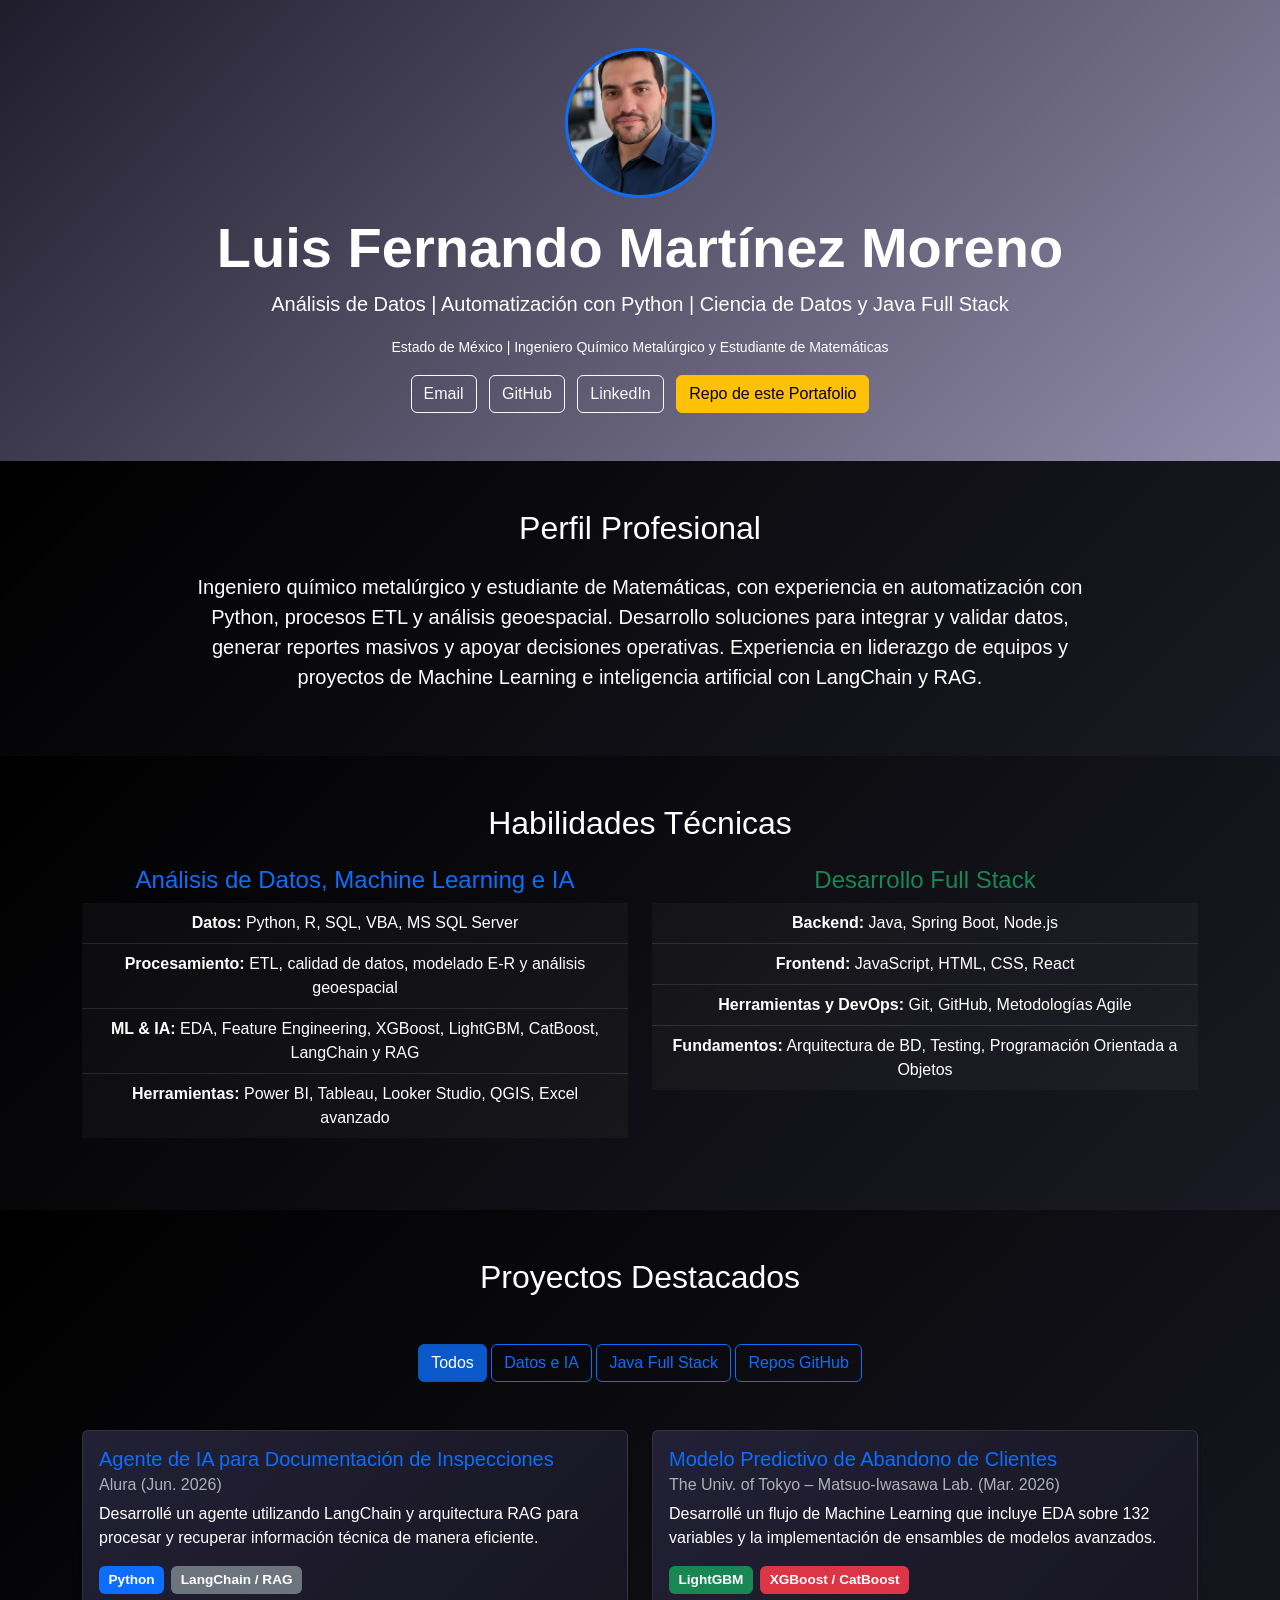
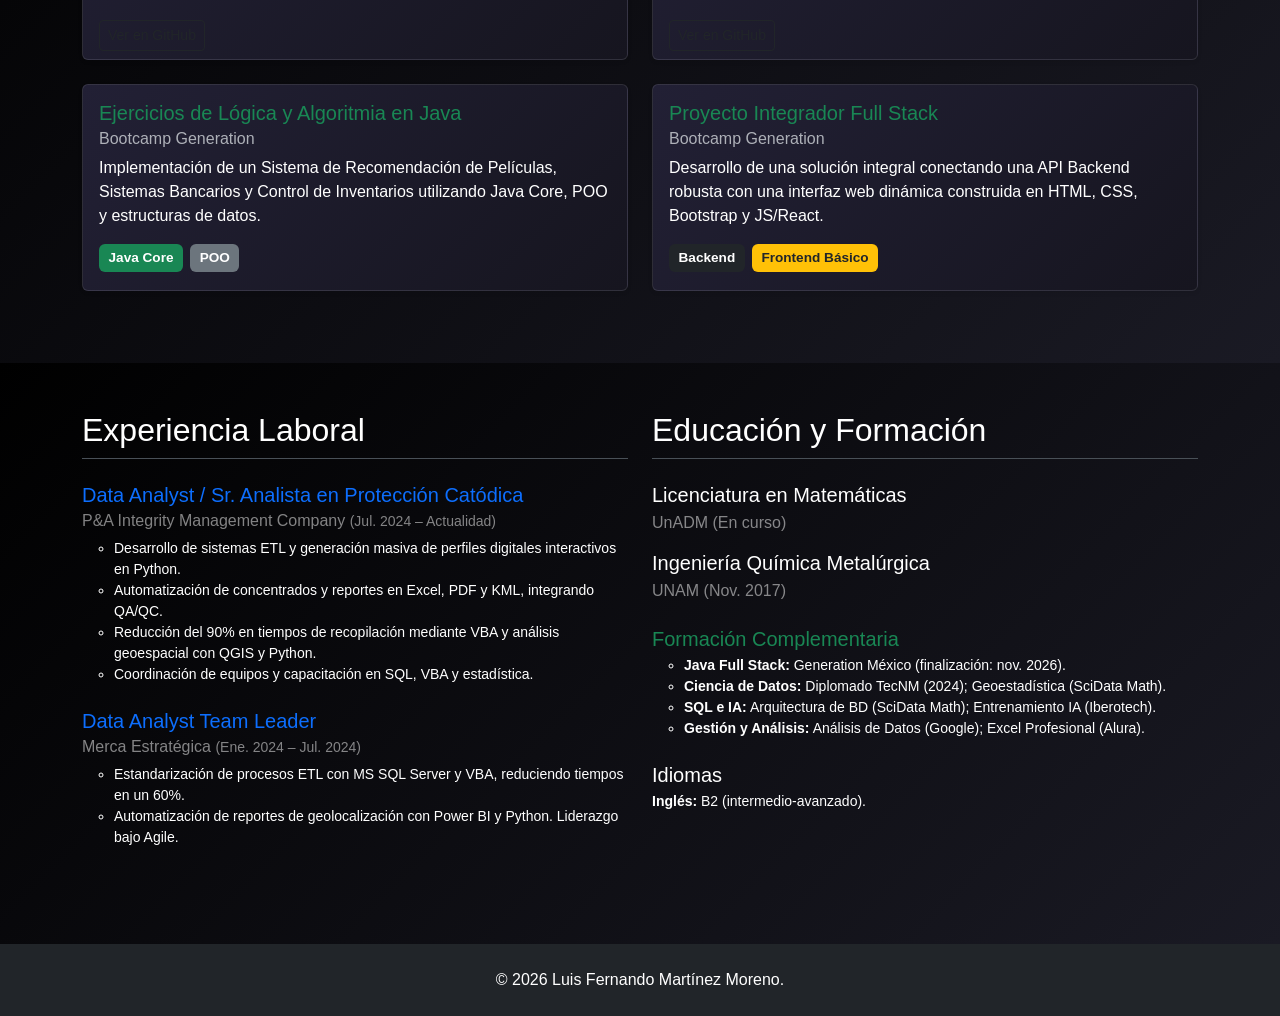
<file: index.html>
<!DOCTYPE html>
<html lang="es" data-bs-theme="dark">

<head>
    <meta charset="UTF-8">
    <meta name="viewport" content="width=device-width, initial-scale=1.0">
    <title>Luis Fernando Martínez Moreno | Portafolio</title>
    <!-- Bootstrap 5 CSS -->
    <link href="https://cdn.jsdelivr.net/npm/bootstrap@5.3.2/dist/css/bootstrap.min.css" rel="stylesheet">
    <link rel="stylesheet" href="css/style.css">
</head>

<body class="bg-body-tertiary">

    <!-- Header / Hero Section -->
    <header class="bg-dark text-white text-center py-5">
        <div class="container">
            <img src="assets/yo.jpg" alt="Luis Fernando Martínez"
                class="rounded-circle mb-3 border border-3 border-primary" width="150" height="150">
            <h1 class="display-4 fw-bold">Luis Fernando Martínez Moreno</h1>
            <p class="lead">Análisis de Datos | Automatización con Python | Ciencia de Datos y Java Full Stack</p>
            <p><small>Estado de México | Ingeniero Químico Metalúrgico y Estudiante de Matemáticas</small></p>
            <div>
                <a href="mailto:mmlf93iqm@gmail.com" class="btn btn-outline-light me-2">Email</a>
                <a href="https://github.com/FerIqm1993" target="_blank" class="btn btn-outline-light me-2">GitHub</a>
                <a href="https://linkedin.com/in/fernando-martinez-ds" target="_blank"
                    class="btn btn-outline-light me-2">LinkedIn</a>
                <a href="https://github.com/FerIqm1993/Proyecto-Portafolio-Personal" target="_blank" class="btn btn-warning">Repo de este Portafolio</a>
            </div>
        </div>
    </header>

    <!-- Contenedor dinámico para las secciones -->
    <!-- Sobre Mí -->
    <section id="seccionSobreMi" class="py-5">
        <div class="container">
            <h2 class="mb-4 text-center">Perfil Profesional</h2>
            <div class="row justify-content-center">
                <div class="col-md-10 text-center">
                    <p class="fs-5">
                        Ingeniero químico metalúrgico y estudiante de Matemáticas, con experiencia en automatización con
                        Python, procesos ETL y análisis geoespacial. Desarrollo soluciones para integrar y validar
                        datos, generar reportes masivos y apoyar decisiones operativas. Experiencia en liderazgo de
                        equipos y proyectos de Machine Learning e inteligencia artificial con LangChain y RAG.
                    </p>
                </div>
            </div>
        </div>
    </section>

    <!-- Tecnologías -->
    <section id="seccionTecnologias" class="py-5 bg-body">
        <div class="container">
            <h2 class="mb-4 text-center">Habilidades Técnicas</h2>
            <div class="row text-center">
                <!-- Área de Datos e IA -->
                <div class="col-md-6 mb-4">
                    <h3 class="h4 text-primary">Análisis de Datos, Machine Learning e IA</h3>
                    <ul class="list-group list-group-flush">
                        <li class="list-group-item"><strong>Datos:</strong> Python, R, SQL, VBA, MS SQL Server</li>
                        <li class="list-group-item"><strong>Procesamiento:</strong> ETL, calidad de datos, modelado E-R
                            y análisis geoespacial</li>
                        <li class="list-group-item"><strong>ML &amp; IA:</strong> EDA, Feature Engineering, XGBoost,
                            LightGBM, CatBoost, LangChain y RAG</li>
                        <li class="list-group-item"><strong>Herramientas:</strong> Power BI, Tableau, Looker Studio,
                            QGIS, Excel avanzado</li>
                    </ul>
                </div>
                <!-- Área Full Stack Java -->
                <div class="col-md-6 mb-4">
                    <h3 class="h4 text-success">Desarrollo Full Stack</h3>
                    <ul class="list-group list-group-flush">
                        <li class="list-group-item"><strong>Backend:</strong> Java, Spring Boot, Node.js</li>
                        <li class="list-group-item"><strong>Frontend:</strong> JavaScript, HTML, CSS, React</li>
                        <li class="list-group-item"><strong>Herramientas y DevOps:</strong> Git, GitHub, Metodologías
                            Agile</li>
                        <li class="list-group-item"><strong>Fundamentos:</strong> Arquitectura de BD, Testing,
                            Programación Orientada a Objetos</li>
                    </ul>
                </div>
            </div>
        </div>
    </section>

    <!-- Contenedor para cargar la plantilla de proyectos dinámicamente -->
    <div id="seccionProyectosWrapper"></div>

    <!-- Experiencia y Educación -->
    <section id="seccionExperiencia" class="py-5 bg-body">
        <div class="container">
            <div class="row">
                <!-- Experiencia Laboral -->
                <div class="col-md-6 mb-4">
                    <h2 class="mb-4 border-bottom pb-2">Experiencia Laboral</h2>
                    <ul class="list-unstyled">
                        <li class="mb-4">
                            <h5 class="mb-1 text-primary">Data Analyst / Sr. Analista en Protección Catódica</h5>
                            <h6 class="text-white-50">P&amp;A Integrity Management Company <small>(Jul. 2024 –
                                    Actualidad)</small></h6>
                            <ul class="small">
                                <li>Desarrollo de sistemas ETL y generación masiva de perfiles digitales interactivos en
                                    Python.</li>
                                <li>Automatización de concentrados y reportes en Excel, PDF y KML, integrando QA/QC.
                                </li>
                                <li>Reducción del 90% en tiempos de recopilación mediante VBA y análisis geoespacial con
                                    QGIS y Python.</li>
                                <li>Coordinación de equipos y capacitación en SQL, VBA y estadística.</li>
                            </ul>
                        </li>
                        <li class="mb-4">
                            <h5 class="mb-1 text-primary">Data Analyst Team Leader</h5>
                            <h6 class="text-white-50">Merca Estratégica <small>(Ene. 2024 – Jul. 2024)</small></h6>
                            <ul class="small">
                                <li>Estandarización de procesos ETL con MS SQL Server y VBA, reduciendo tiempos en un
                                    60%.</li>
                                <li>Automatización de reportes de geolocalización con Power BI y Python. Liderazgo bajo
                                    Agile.</li>
                            </ul>
                        </li>
                    </ul>
                </div>

                <!-- Formación -->
                <div class="col-md-6 mb-4">
                    <h2 class="mb-4 border-bottom pb-2">Educación y Formación</h2>
                    <ul class="list-unstyled">
                        <li class="mb-3">
                            <h5 class="mb-1">Licenciatura en Matemáticas</h5>
                            <p class="mb-0 text-white-50">UnADM (En curso)</p>
                        </li>
                        <li class="mb-3">
                            <h5 class="mb-1">Ingeniería Química Metalúrgica</h5>
                            <p class="mb-0 text-white-50">UNAM (Nov. 2017)</p>
                        </li>
                        <li class="mb-3">
                            <h5 class="mb-1 mt-4 text-success">Formación Complementaria</h5>
                            <ul class="small">
                                <li><strong>Java Full Stack:</strong> Generation México (finalización: nov. 2026).</li>
                                <li><strong>Ciencia de Datos:</strong> Diplomado TecNM (2024); Geoestadística (SciData
                                    Math).</li>
                                <li><strong>SQL e IA:</strong> Arquitectura de BD (SciData Math); Entrenamiento IA
                                    (Iberotech).</li>
                                <li><strong>Gestión y Análisis:</strong> Análisis de Datos (Google); Excel Profesional
                                    (Alura).</li>
                            </ul>
                        </li>
                        <li class="mb-3">
                            <h5 class="mb-1 mt-4">Idiomas</h5>
                            <p class="small mb-0"><strong>Inglés:</strong> B2 (intermedio-avanzado).</p>
                        </li>
                    </ul>
                </div>
            </div>
        </div>
    </section>



    <!-- Footer -->
    <footer class="bg-dark text-white text-center py-4">
        <div class="container">
            <p class="mb-0">&copy; <span id="anioActual"></span> Luis Fernando Martínez Moreno.</p>
        </div>
    </footer>

    <!-- Bootstrap JS Bundle -->
    <script src="https://cdn.jsdelivr.net/npm/bootstrap@5.3.2/dist/js/bootstrap.bundle.min.js"></script>
    <!-- Custom JS -->
    <script src="js/main.js"></script>
    <script src="js/proyectos.js"></script>
    <script>
        document.getElementById("anioActual").textContent = new Date().getFullYear();
    </script>
</body>

</html>
</file>
<file: css/style.css>
body {
    font-family: 'Segoe UI', Tahoma, Geneva, Verdana, sans-serif;
    color: #333;
}

header {
    background: linear-gradient(135deg, #1f1c2c 0%, #928dab 100%);
}

header img {
    object-fit: cover;
}

/* Estilos y efectos para cards en modo oscuro */
.card {
    background: linear-gradient(135deg, #222035 0%, #16151f 100%) !important;
    color: #ffffff;
    border: 1px solid rgba(255, 255, 255, 0.1) !important;
    transition: transform 0.3s ease, box-shadow 0.3s ease;
}

.card:hover {
    transform: translateY(-5px);
    box-shadow: 0 .5rem 1rem rgba(0, 0, 0, 0.5) !important;
}

/* Estilos extra para tecnologías */
.badge {
    font-size: 0.85em;
    padding: 0.5em 0.7em;
    margin-right: 0.2em;
    margin-bottom: 0.2em;
}

/* Ajuste de imágenes de proyectos */
.card-img-top {
    height: 200px;
    object-fit: cover;
}

h3 {
    text-align: center;
}

/* Estilos para listas habilidades técnicas */
.list-group-item {
    background: rgba(255, 255, 255, 0.03) !important;
    color: #ffffff !important;
    border-color: rgba(255, 255, 255, 0.1) !important;
}

/* Estilos para todas las secciones */
section {
    background: linear-gradient(135deg, #000000 0%, #1a1a24 100%) !important;
    color: #ffffff;
}
</file>
